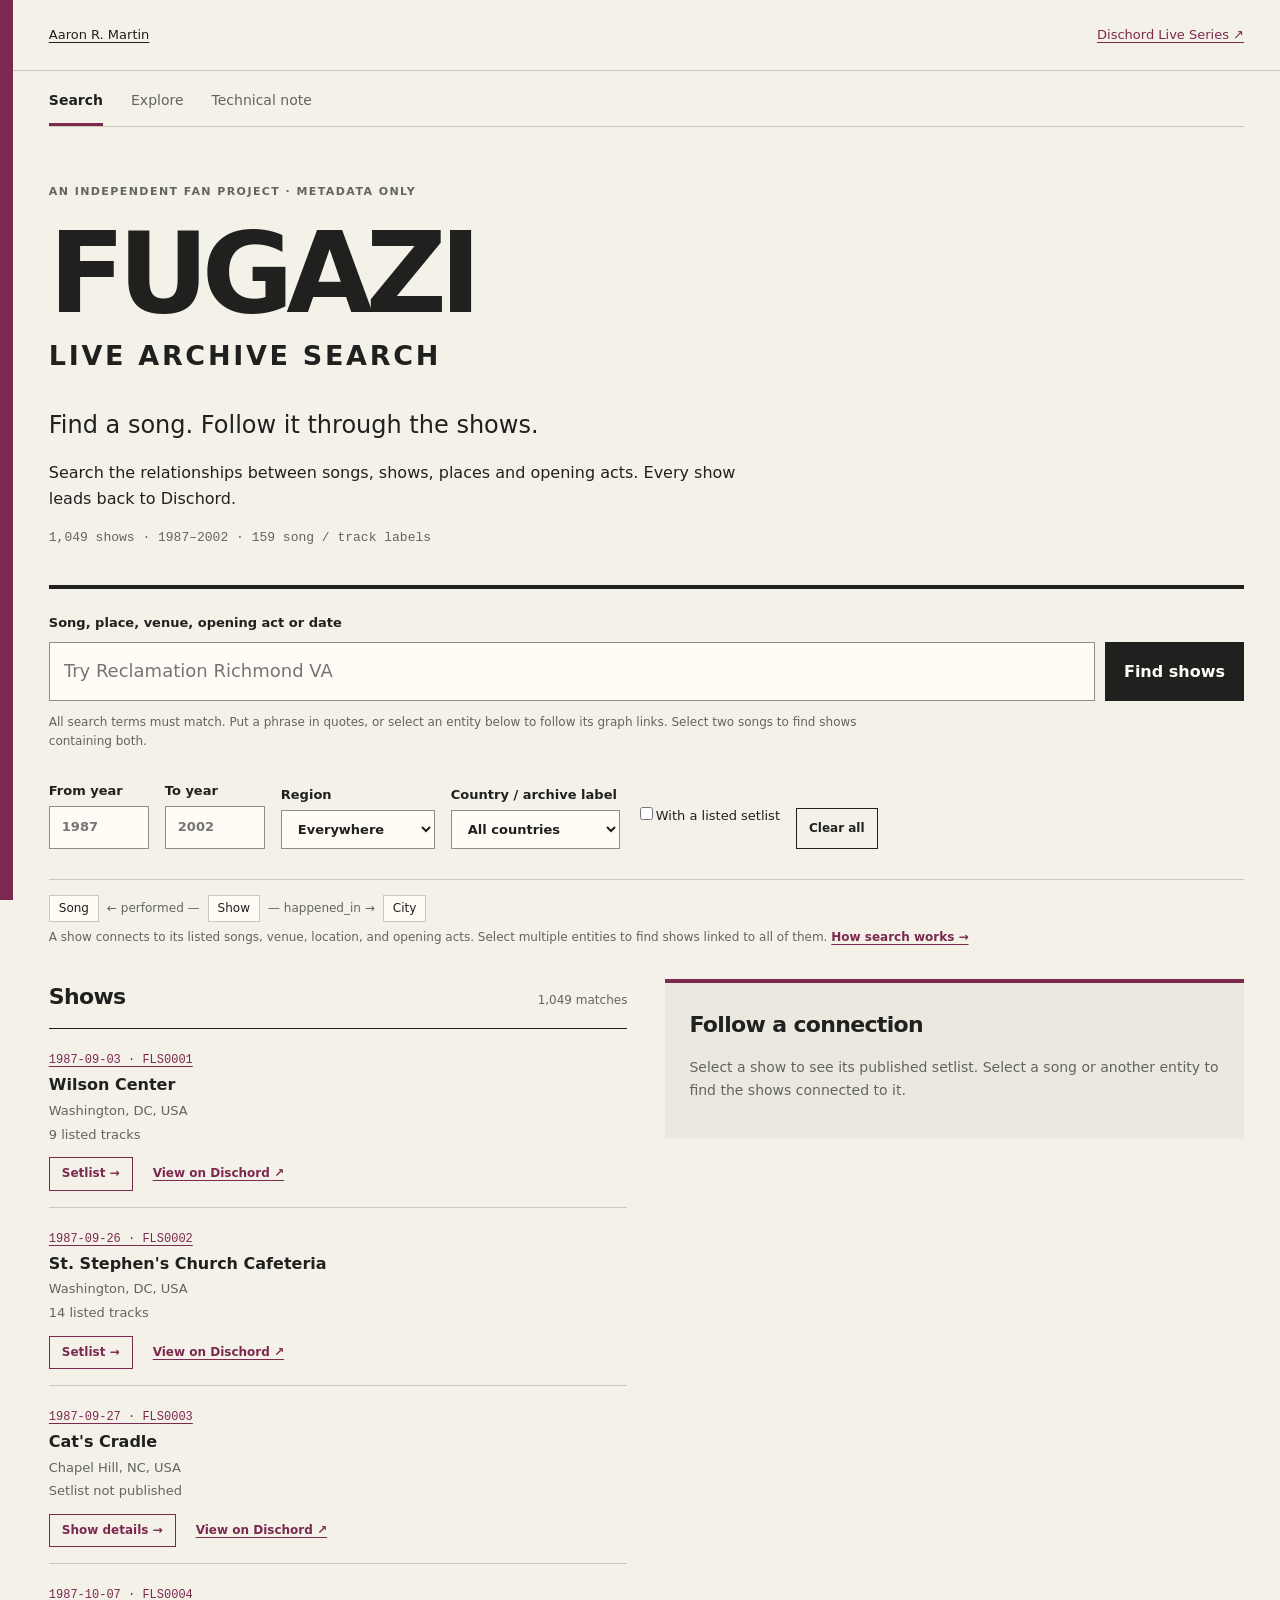
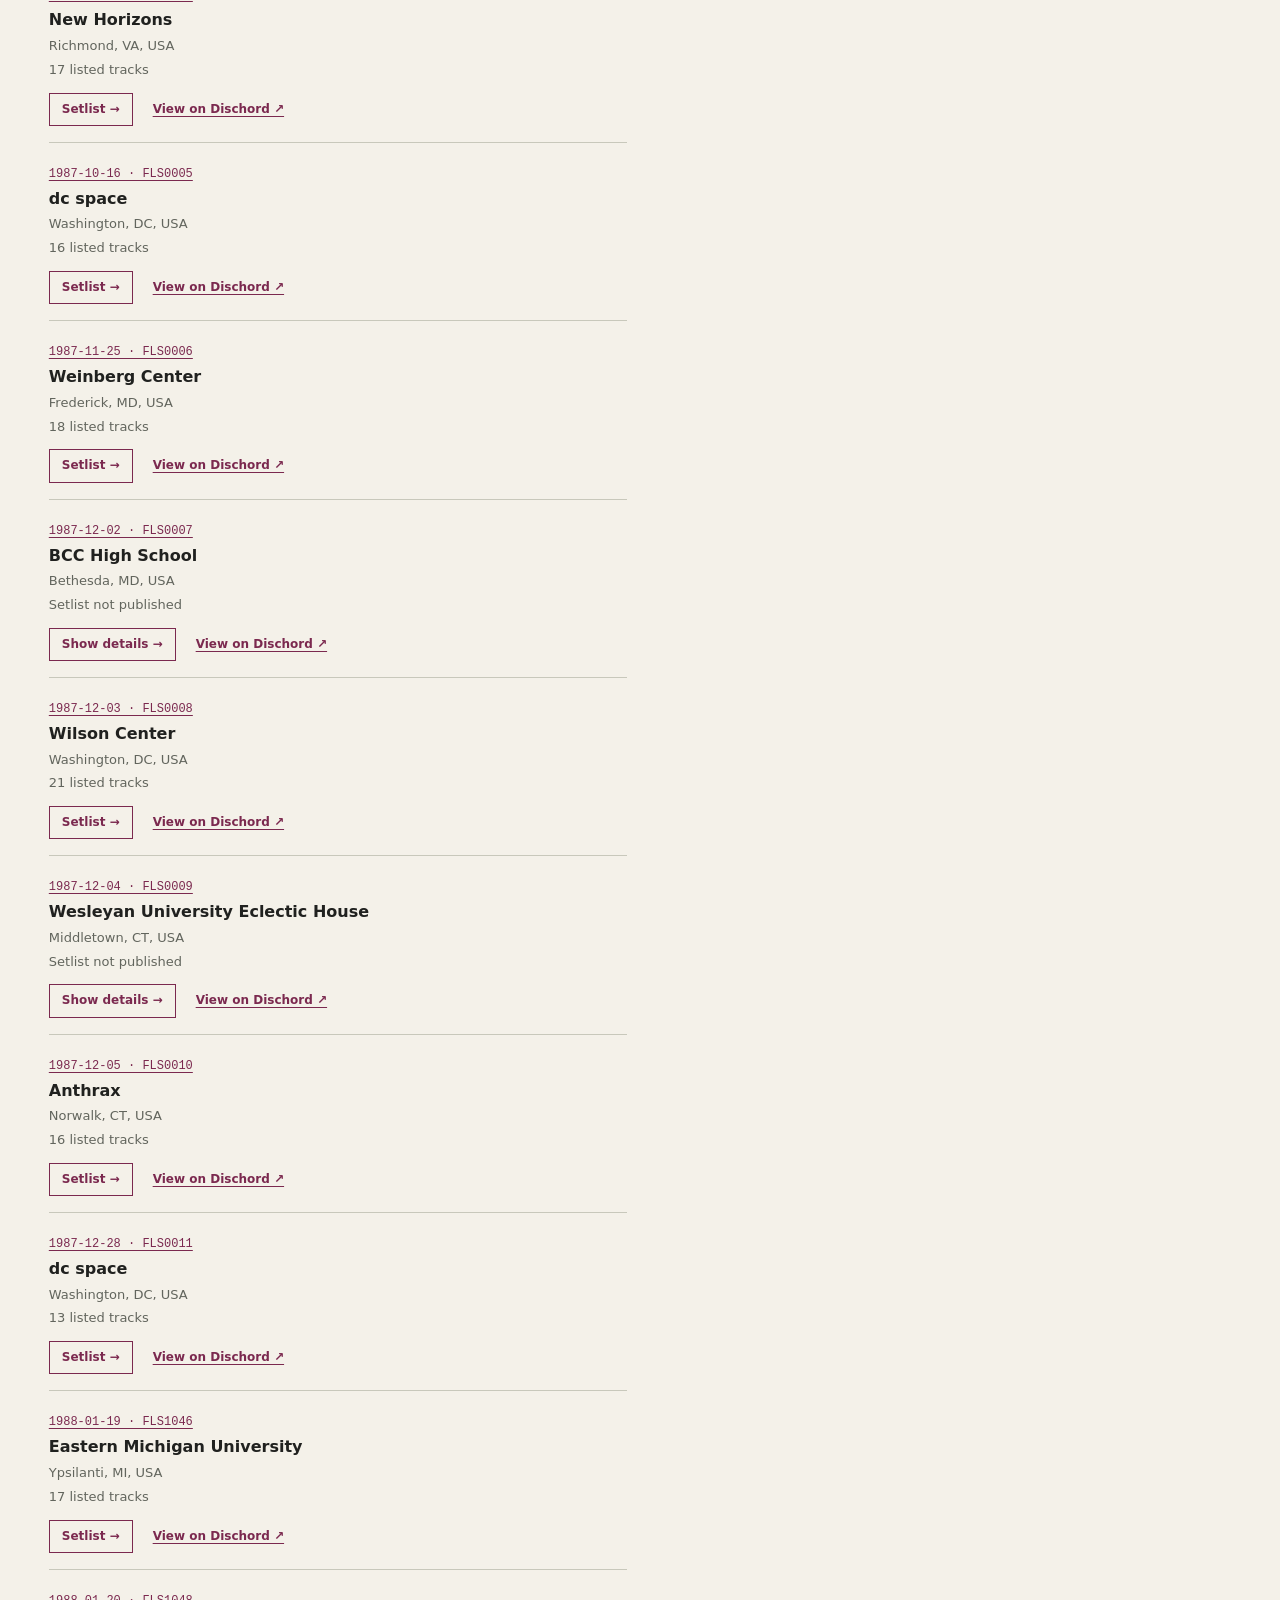
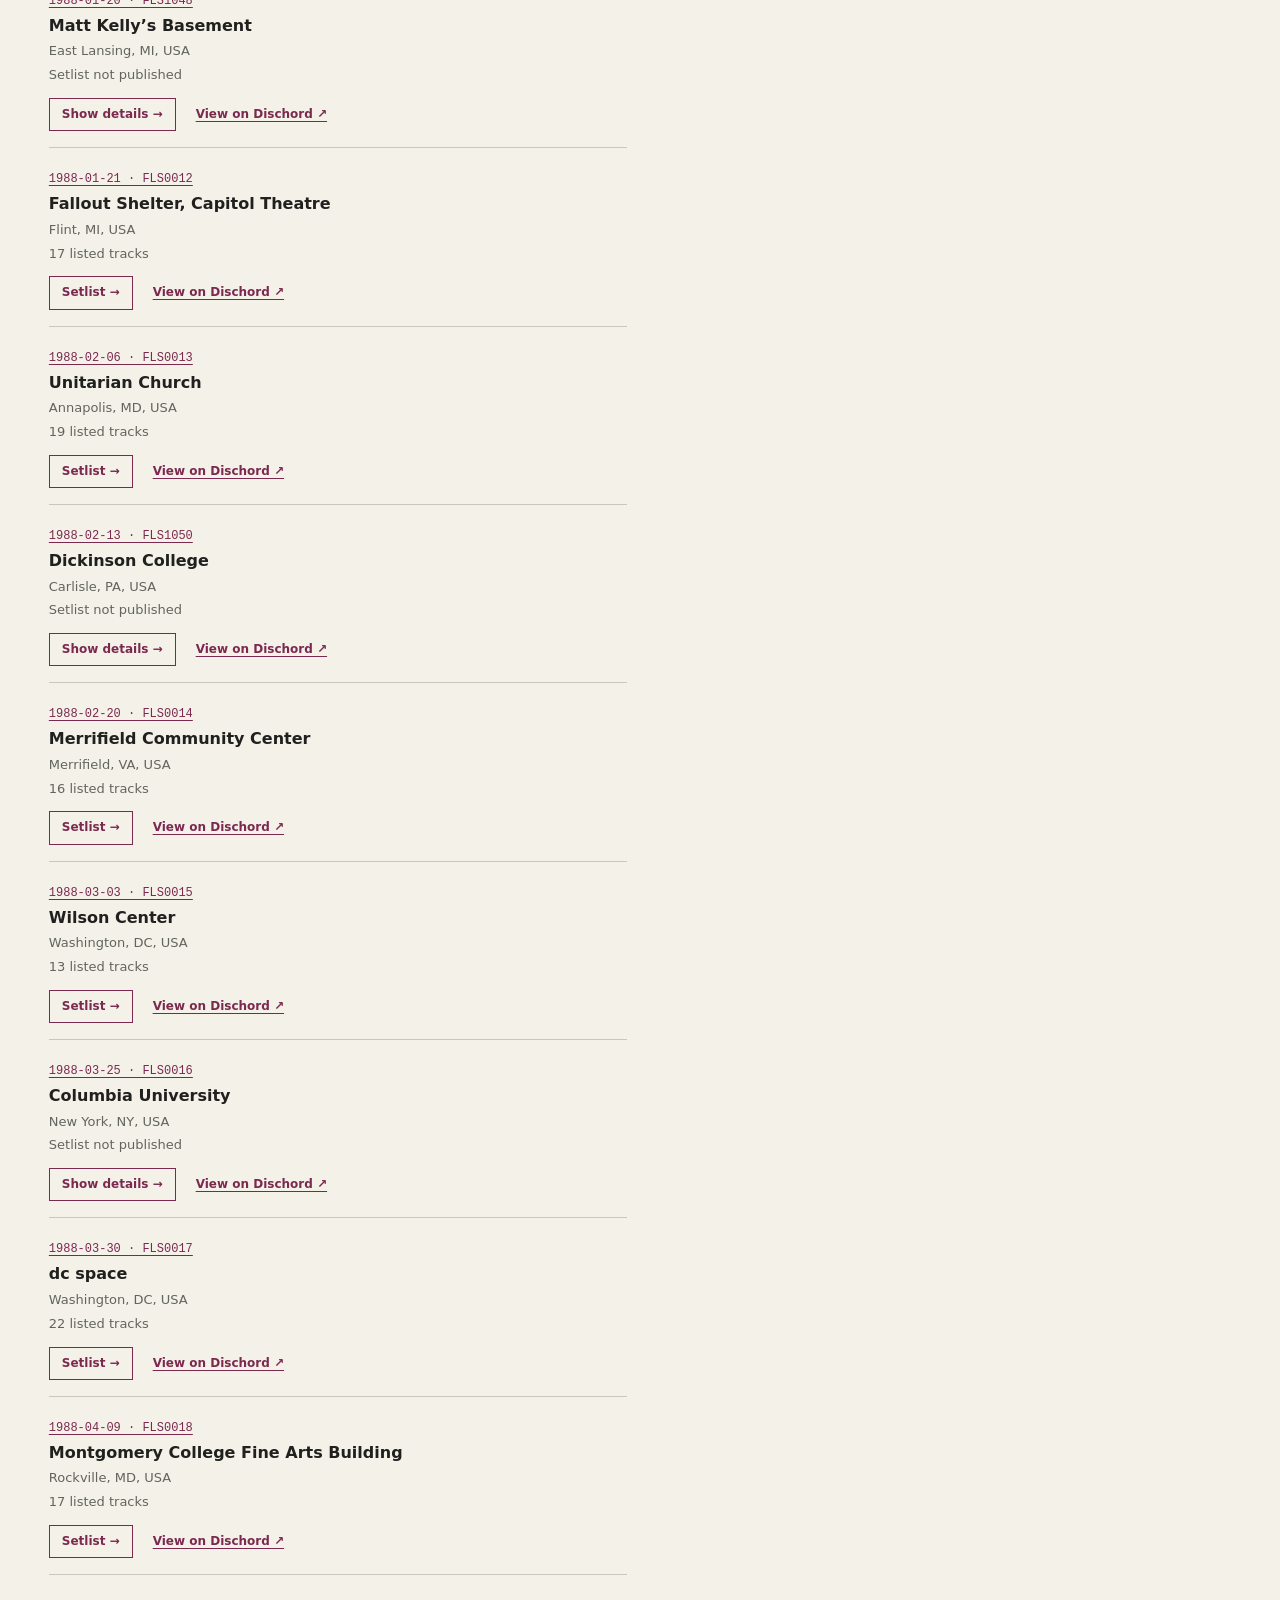
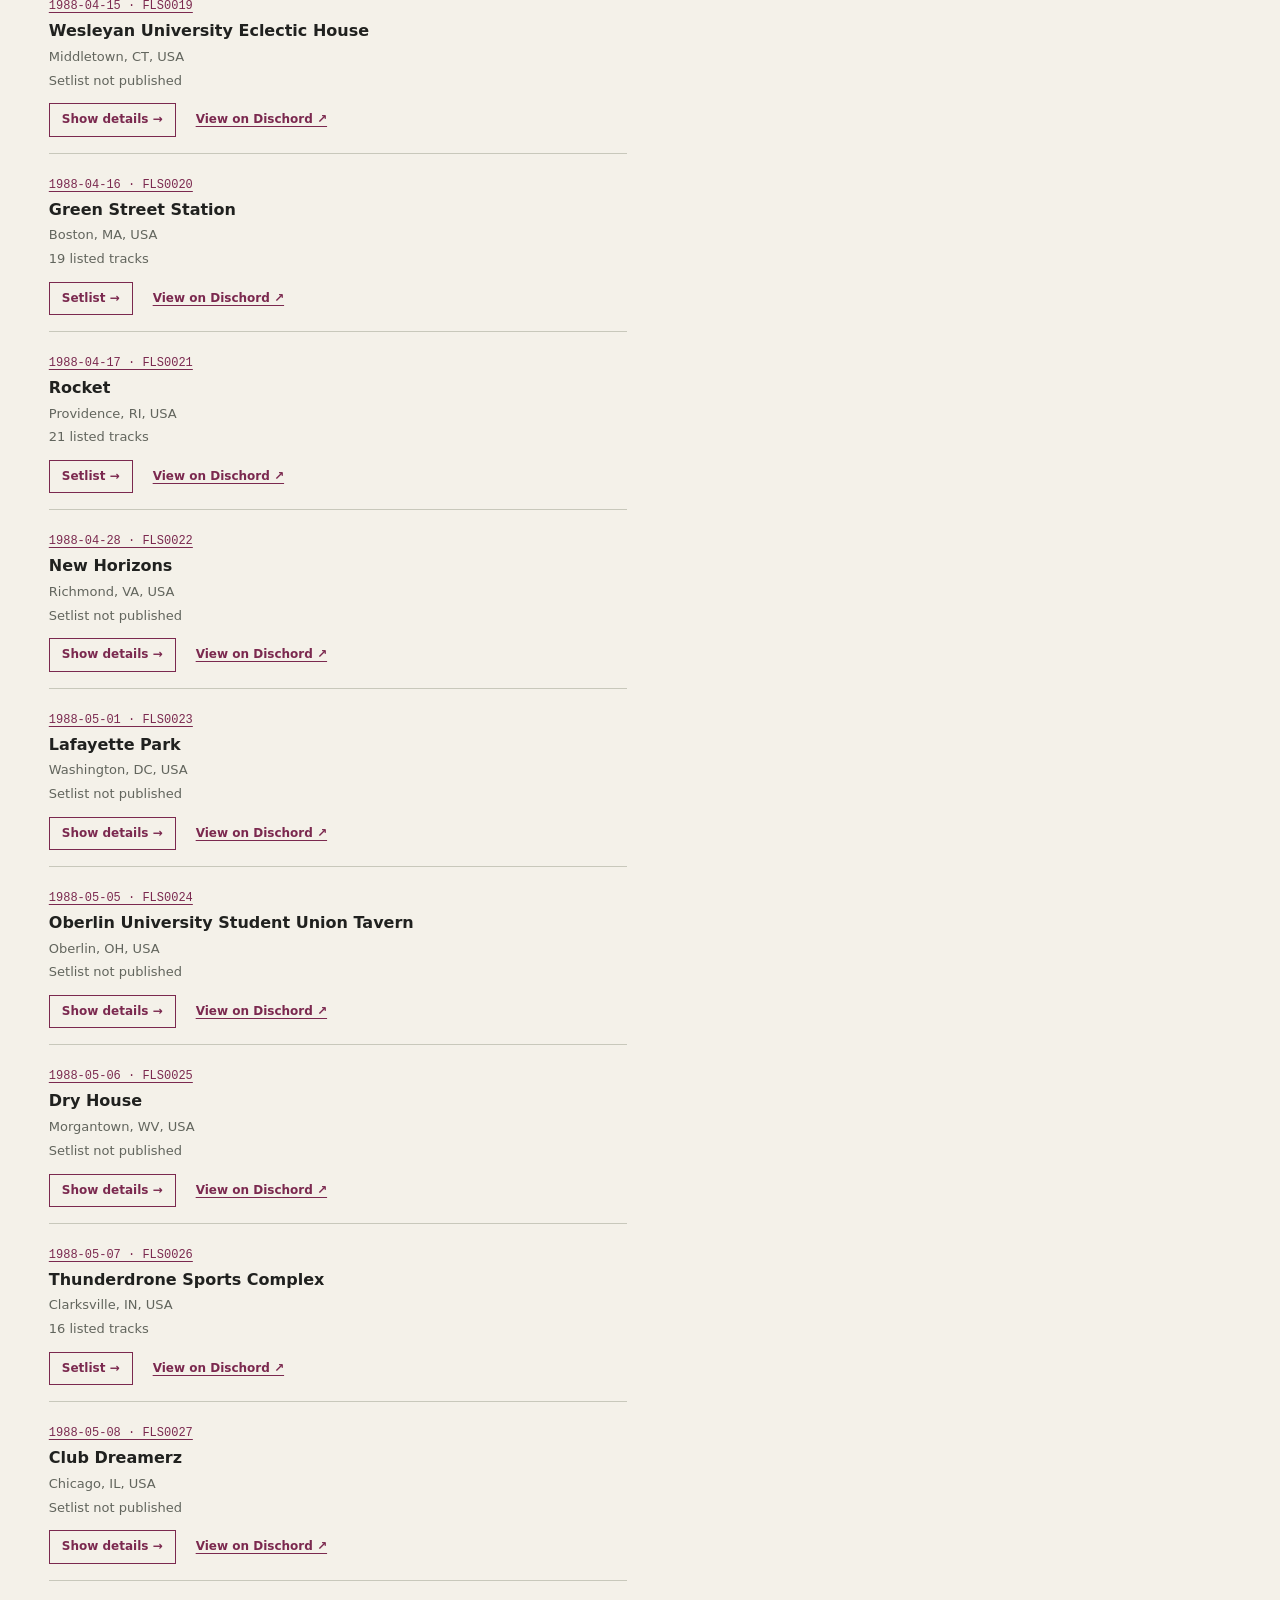
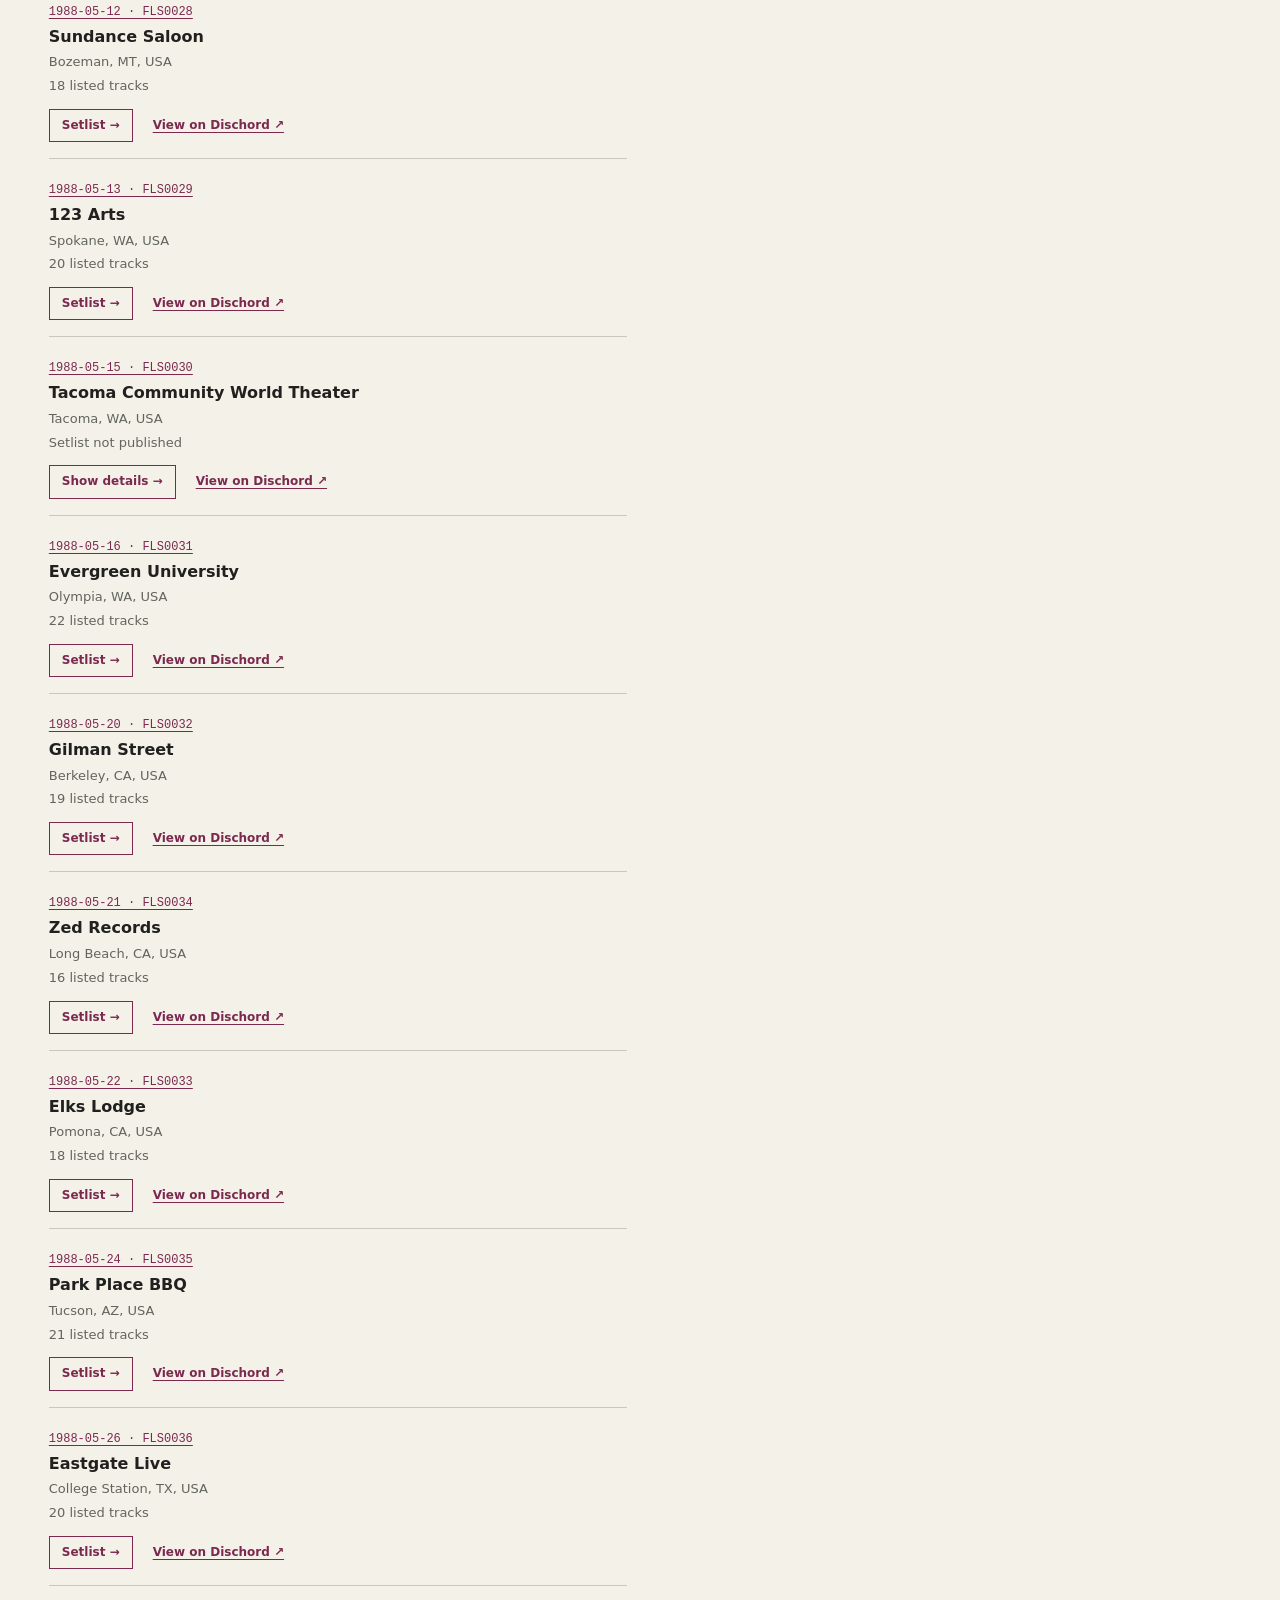
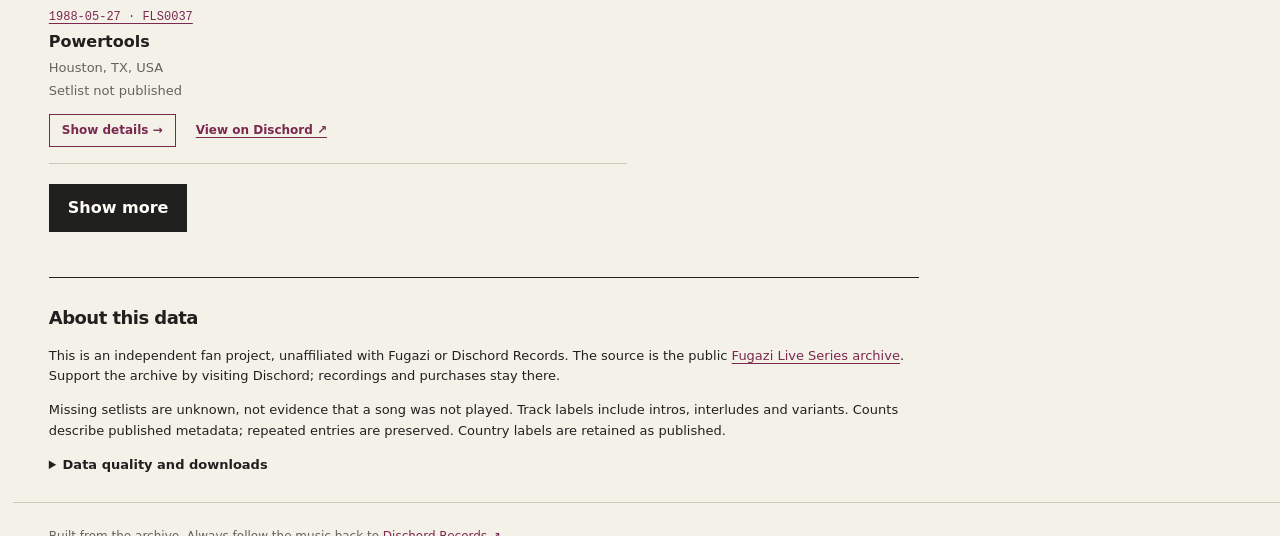
<file: fugazi/index.html>
<!doctype html>
<html lang="en">
<head>
  <meta charset="utf-8">
  <meta name="viewport" content="width=device-width, initial-scale=1">
  <meta name="description" content="Find Fugazi shows through songs, places, dates and opening acts. Explore published setlists and visit the original Dischord Live Series pages.">
  <title>Fugazi / Live archive search</title>
  <link rel="stylesheet" href="style.css">
  <link rel="stylesheet" href="explore.css">
  <link rel="stylesheet" href="search-ui.css">
  <script type="module" src="app.mjs?v=song-regions-1"></script>
</head>
<body>
  <a class="skip" href="#results">Skip to shows</a>
  <header><a class="home" href="/">Aaron R. Martin</a><a href="https://dischord.com/fugazi_live_series">Dischord Live Series ↗</a></header>
  <main>
    <nav class="archive-nav" aria-label="Archive views"><a href="index.html" aria-current="page">Search</a><a href="explore.html">Explore</a><a href="technical.html">Technical note</a></nav>
    <section class="intro"><p class="eyebrow">An independent fan project · Metadata only</p>
      <h1>FUGAZI<span>LIVE ARCHIVE SEARCH</span></h1>
      <p class="lede">Find a song. Follow it through the shows.</p>
      <p>Search the relationships between songs, shows, places and opening acts. Every show leads back to Dischord.</p>
      <p id="summary" class="summary" role="status">Loading the archive…</p>
    </section>
    <section aria-label="Search the archive" class="search-panel">
      <form id="search-form"><label for="query">Song, place, venue, opening act or date</label>
        <div class="search-row"><input id="query" type="search" placeholder='Try Reclamation Richmond VA' autocomplete="off" disabled><button id="search-button" disabled>Find shows</button></div>
      </form>
      <p class="hint">All search terms must match. Put a phrase in quotes, or select an entity below to follow its graph links. Select two songs to find shows containing both.</p>
      <div id="suggestions" class="suggestions" aria-label="Matching graph entities"></div>
      <div id="selected" class="selected" aria-label="Selected entities"></div>
      <div class="filters"><label>From year<input id="from" type="number" min="1987" max="2002" placeholder="1987"></label><label>To year<input id="to" type="number" min="1987" max="2002" placeholder="2002"></label><label>Region<select id="search-region"><option value="">Everywhere</option></select></label><label>Country / archive label<select id="country"><option value="">All countries</option></select></label><label class="check"><input id="setlists-only" type="checkbox">With a listed setlist</label><button id="reset" type="button" class="quiet">Clear all</button></div>
      <p id="filter-error" role="alert"></p>
    </section>
    <div class="graph-hint"><div class="connections" aria-label="Example graph: a show links to songs and cities"><span>Song</span> ← performed — <span>Show</span> — happened_in → <span>City</span></div><p>A show connects to its listed songs, venue, location, and opening acts. Select multiple entities to find shows linked to all of them. <a href="technical.html#search">How search works →</a></p></div>
    <div class="workspace"><section id="results" aria-label="Matching shows" tabindex="-1"><div class="section-heading"><h2>Shows</h2><span id="result-count" role="status" aria-live="polite"></span></div><div id="show-list"></div><button id="more" hidden>Show more</button></section>
      <aside id="detail" aria-label="Show details"><p class="empty">Select a show to explore its setlist and visit the original archive page.</p></aside></div>
    <section class="notes"><h2>About this data</h2><p>This is an independent fan project, unaffiliated with Fugazi or Dischord Records. The source is the public <a href="https://dischord.com/fugazi_live_series">Fugazi Live Series archive</a>. Support the archive by visiting Dischord; recordings and purchases stay there.</p>
      <p>Missing setlists are unknown, not evidence that a song was not played. Track labels include intros, interludes and variants. Counts describe published metadata; repeated entries are preserved. Country labels are retained as published.</p>
      <details><summary>Data quality and downloads</summary><div id="quality"></div><p><a href="data.json" download>Download graph JSON</a> · <a href="manifest.json">Export manifest</a> · <a href="https://github.com/AaronMartin78/Fugazi_Live">Source and schema</a></p><p>No audio, images or samples are collected. Search runs locally in your browser using the graph; no LLMs or query service.</p></details>
    </section>
  </main>
  <footer>Built from the archive. Always follow the music back to <a href="https://dischord.com/">Dischord Records ↗</a>.</footer>
</body>
</html>
</file>
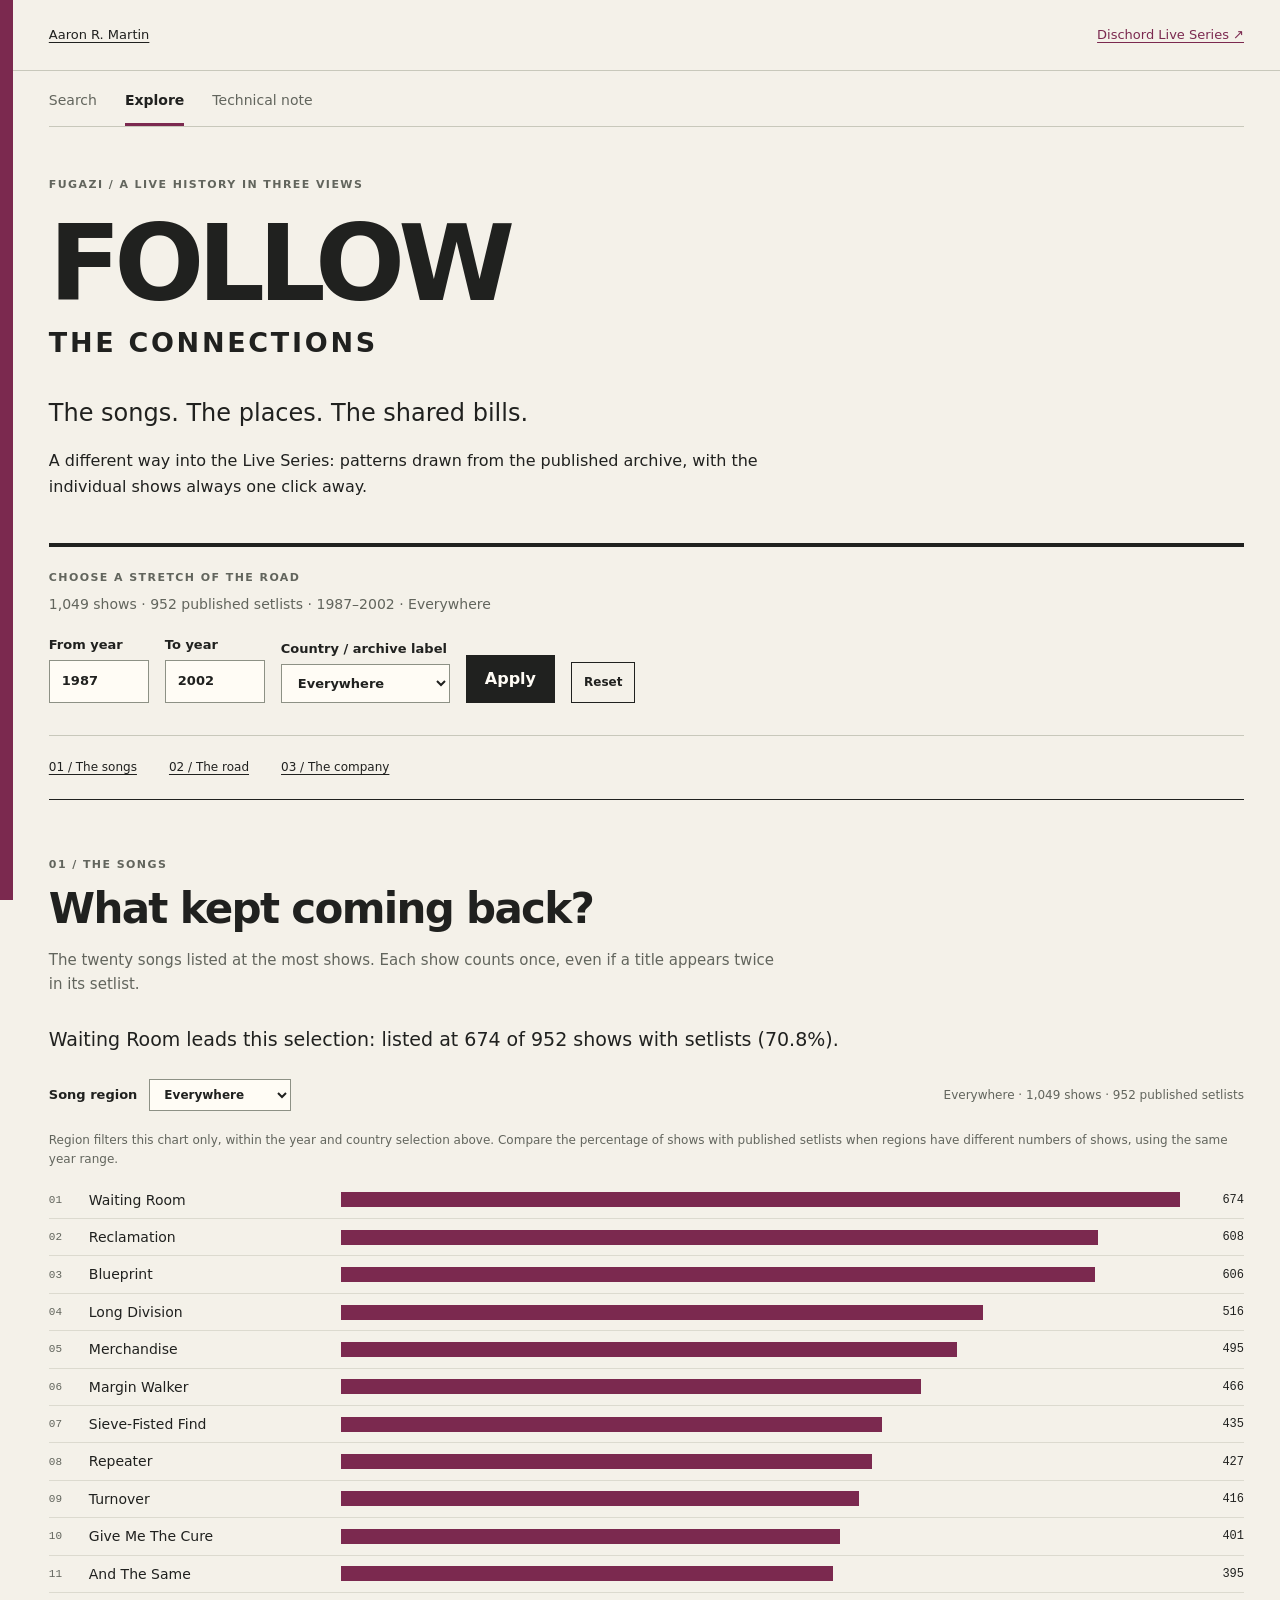
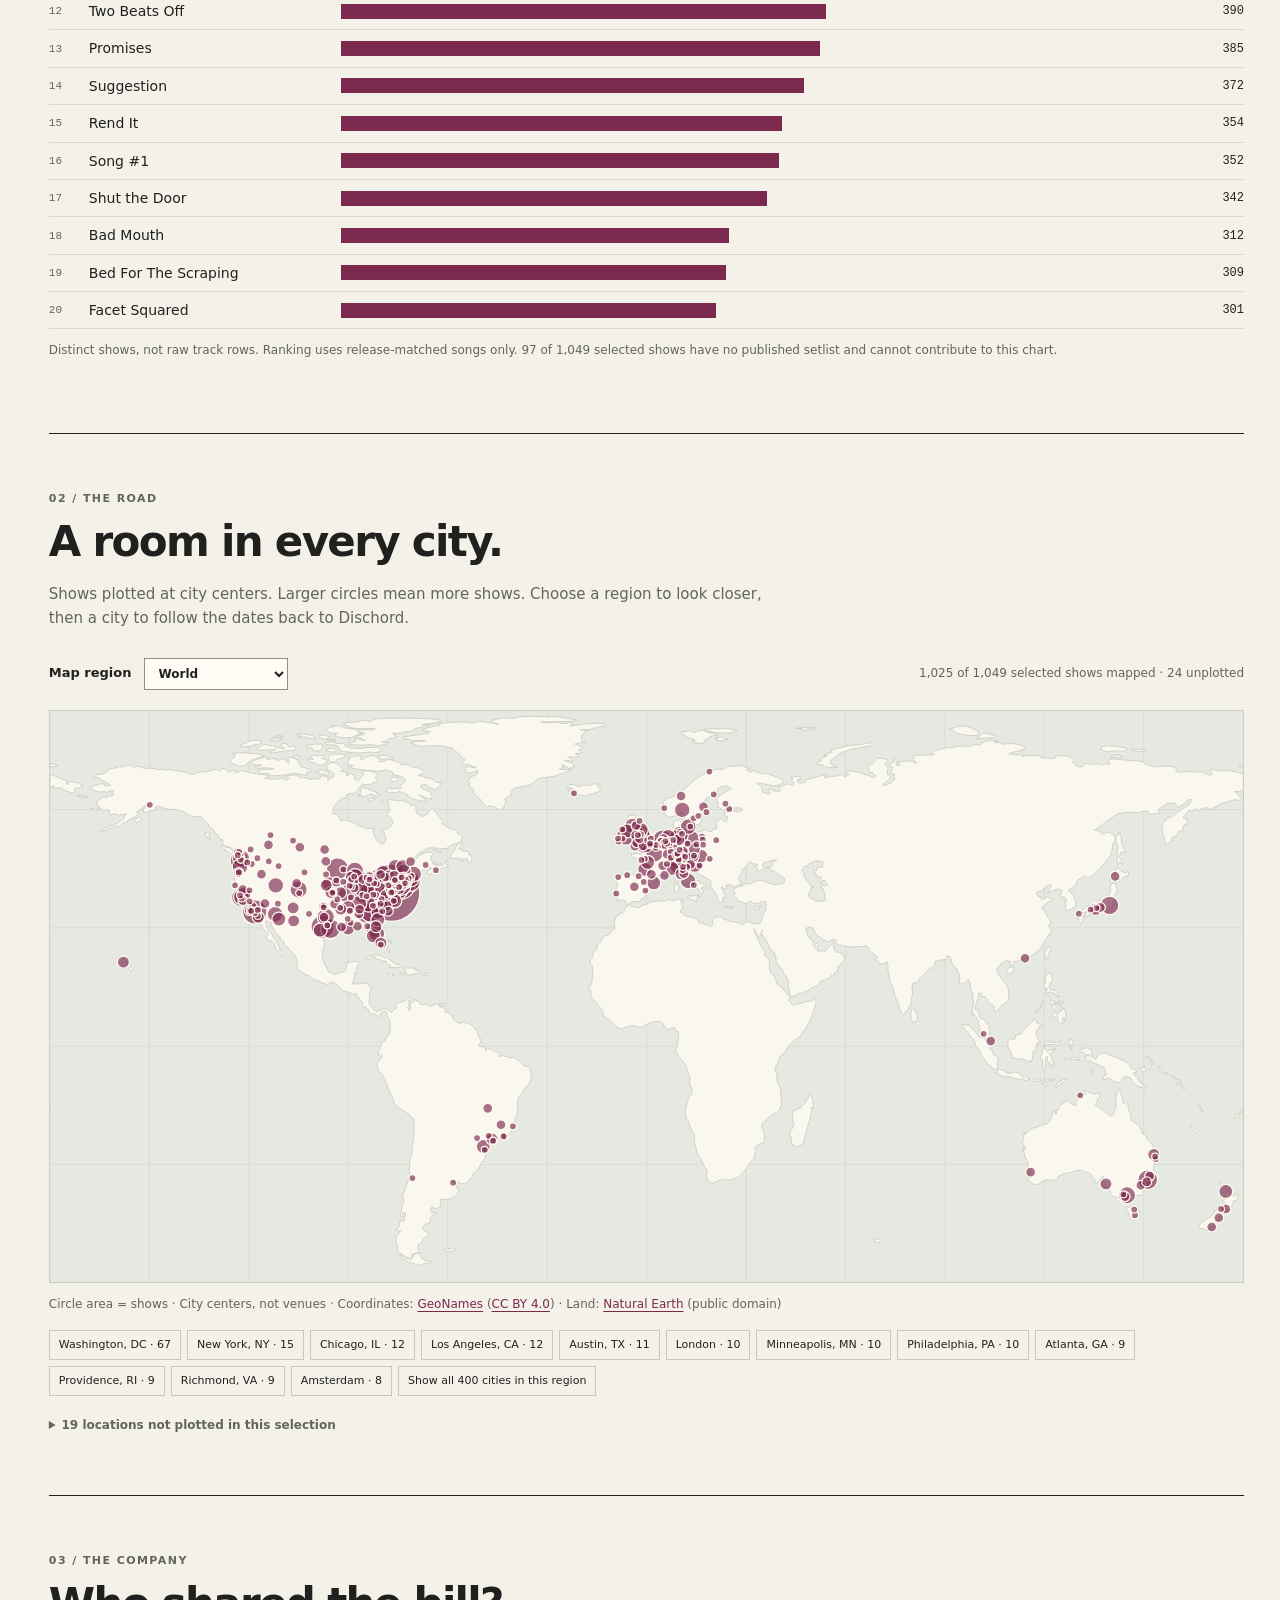
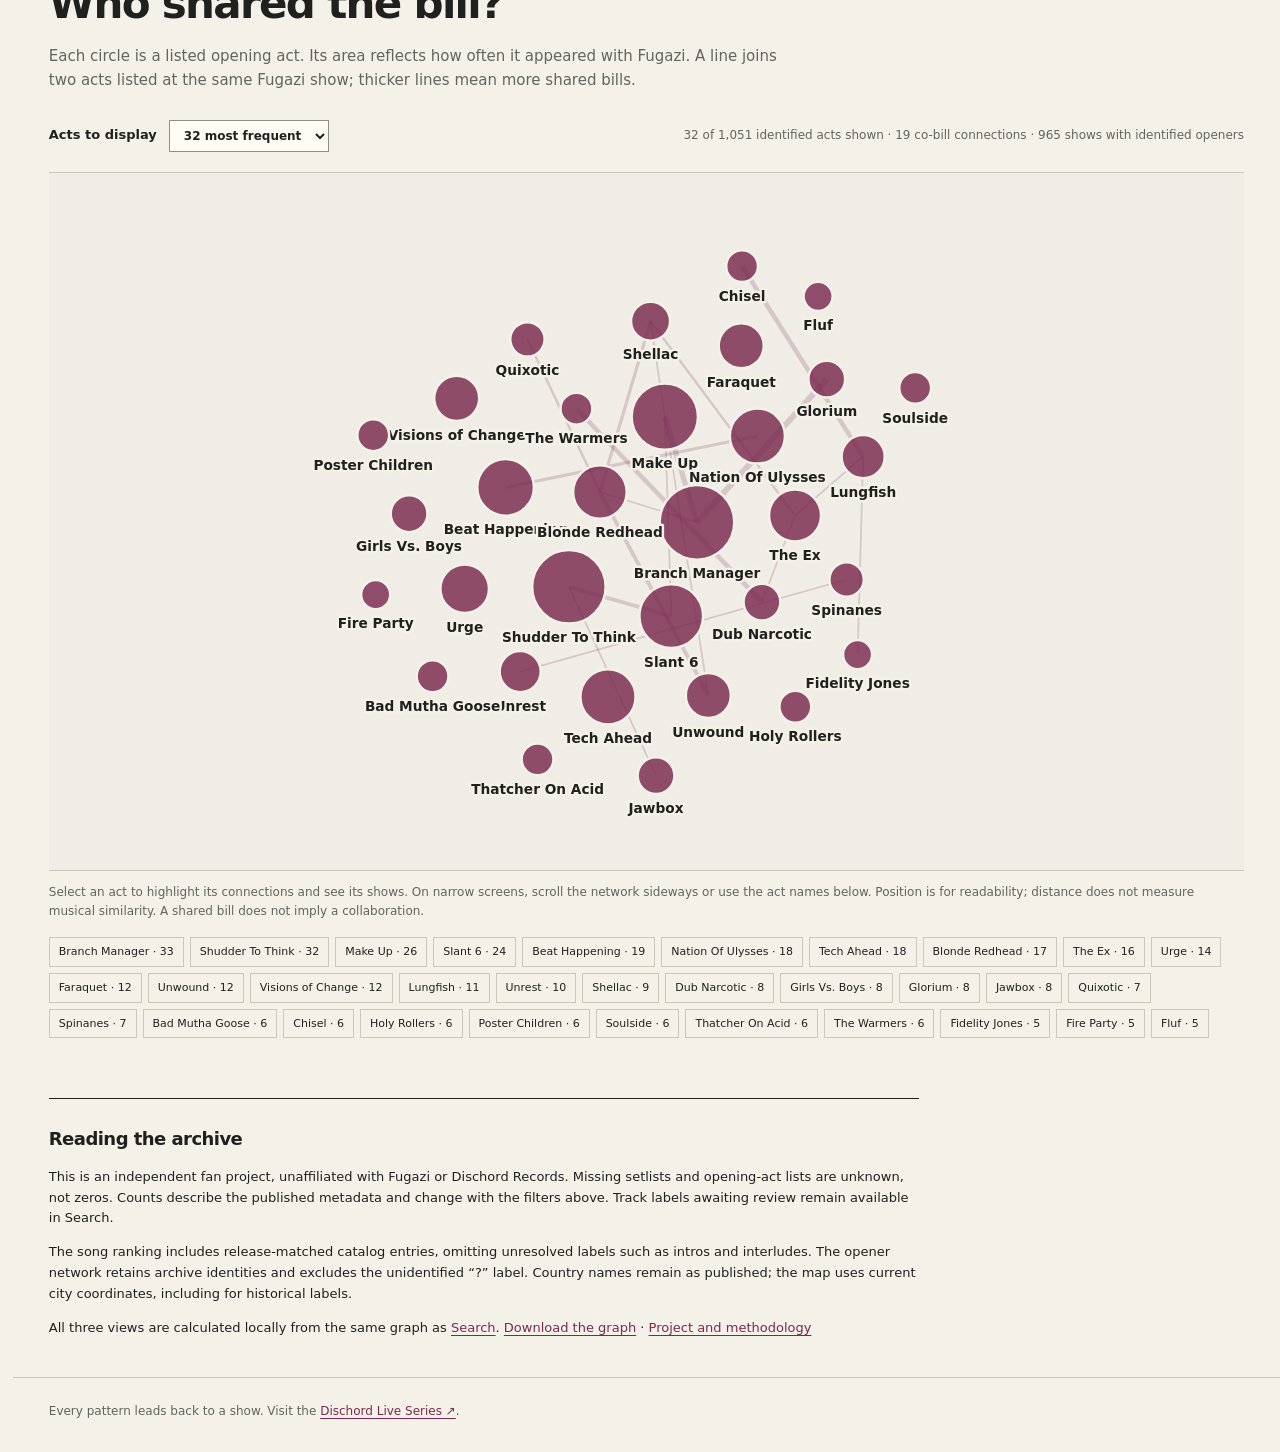
<file: fugazi/explore.html>
<!doctype html>
<html lang="en">
<head><meta charset="utf-8"><meta name="viewport" content="width=device-width, initial-scale=1"><meta name="description" content="Explore Fugazi's most frequently listed songs, touring geography and shared opening-act bills. Every pattern leads back to the Dischord Live Series archive."><title>Fugazi / Explore the archive</title><link rel="stylesheet" href="style.css"><link rel="stylesheet" href="explore.css"><script type="module" src="explore.mjs?v=song-regions-1"></script></head>
<body>
<a class="skip" href="#songs">Skip to the discoveries</a>
<header><a class="home" href="/">Aaron R. Martin</a><a href="https://dischord.com/fugazi_live_series">Dischord Live Series ↗</a></header>
<main>
  <nav class="archive-nav" aria-label="Archive views"><a href="index.html">Search</a><a href="explore.html" aria-current="page">Explore</a><a href="technical.html">Technical note</a></nav>
  <section class="intro explore-intro"><p class="eyebrow">Fugazi / A live history in three views</p><h1>FOLLOW<span>THE CONNECTIONS</span></h1><p class="lede">The songs. The places. The shared bills.</p><p>A different way into the Live Series: patterns drawn from the published archive, with the individual shows always one click away.</p></section>
  <section class="scope" aria-label="Filter all three views"><div><p class="eyebrow">Choose a stretch of the road</p><p id="scope-summary" role="status" aria-live="polite">Loading the archive…</p></div><form id="scope-form" class="filters"><label>From year<input id="from" type="number" min="1987" max="2002" value="1987" required></label><label>To year<input id="to" type="number" min="1987" max="2002" value="2002" required></label><label>Country / archive label<select id="country"><option value="">Everywhere</option></select></label><button id="apply" disabled>Apply</button><button id="reset" type="button" class="quiet">Reset</button></form><p id="scope-error" role="alert"></p></section>
  <nav class="chapter-nav" aria-label="Explore sections"><a href="#songs">01 / The songs</a><a href="#places">02 / The road</a><a href="#bills">03 / The company</a></nav>
  <section id="songs" class="chapter"><div class="chapter-heading"><p class="eyebrow">01 / The songs</p><h2>What kept coming back?</h2><p>The twenty songs listed at the most shows. Each show counts once, even if a title appears twice in its setlist.</p></div><p id="song-insight" class="insight"></p><div class="map-tools"><label>Song region<select id="song-region"><option value="">Everywhere</option></select></label><span id="song-region-scope" class="caption" role="status" aria-live="polite"></span></div><p class="caption">Region filters this chart only, within the year and country selection above. Compare the percentage of shows with published setlists when regions have different numbers of shows, using the same year range.</p><div id="song-chart" aria-label="Twenty most frequently listed songs"></div><p id="song-note" class="caption"></p><div id="song-selection" class="selection" hidden aria-live="polite"></div></section>
  <section id="places" class="chapter"><div class="chapter-heading"><p class="eyebrow">02 / The road</p><h2>A room in every city.</h2><p>Shows plotted at city centers. Larger circles mean more shows. Choose a region to look closer, then a city to follow the dates back to Dischord.</p></div><div class="map-tools"><label>Map region<select id="region"><option value="world">World</option><option value="north-america">North America</option><option value="europe">Europe</option><option value="south-america">South America</option><option value="asia-oceania">Asia &amp; Oceania</option></select></label><span id="map-coverage" class="caption"></span></div><div id="map" class="map-frame"></div><p class="caption">Circle area = shows · City centers, not venues · Coordinates: <a href="https://www.geonames.org/">GeoNames</a> (<a href="https://creativecommons.org/licenses/by/4.0/">CC BY 4.0</a>) · Land: <a href="https://www.naturalearthdata.com/about/terms-of-use/">Natural Earth</a> (public domain)</p><div id="city-list" class="city-list" aria-label="Cities in this map region"></div><div id="city-selection" class="selection" hidden aria-live="polite"></div><details class="unmapped"><summary id="unmapped-summary">Locations not plotted</summary><p>These archive labels do not resolve uniquely within the gazetteer and recorded country/subdivision. They remain in all other counts. No coordinates are guessed.</p><div id="unmapped-list"></div><p><a href="cities.json" download>Download coordinates, match methods, and unresolved locations</a></p></details></section>
  <section id="bills" class="chapter"><div class="chapter-heading"><p class="eyebrow">03 / The company</p><h2>Who shared the bill?</h2><p>Each circle is a listed opening act. Its area reflects how often it appeared with Fugazi. A line joins two acts listed at the same Fugazi show; thicker lines mean more shared bills.</p></div><div class="map-tools"><label>Acts to display<select id="network-limit"><option value="32">32 most frequent</option><option value="64">64 most frequent</option></select></label><span id="network-summary" class="caption"></span></div><div id="network" class="network-frame"></div><p class="caption">Select an act to highlight its connections and see its shows. On narrow screens, scroll the network sideways or use the act names below. Position is for readability; distance does not measure musical similarity. A shared bill does not imply a collaboration.</p><div id="act-list" class="act-list" aria-label="Opening acts shown in the network"></div><div id="act-selection" class="selection" hidden aria-live="polite"></div></section>
  <section class="notes"><h2>Reading the archive</h2><p>This is an independent fan project, unaffiliated with Fugazi or Dischord Records. Missing setlists and opening-act lists are unknown, not zeros. Counts describe the published metadata and change with the filters above. Track labels awaiting review remain available in Search.</p><p>The song ranking includes release-matched catalog entries, omitting unresolved labels such as intros and interludes. The opener network retains archive identities and excludes the unidentified “?” label. Country names remain as published; the map uses current city coordinates, including for historical labels.</p><p>All three views are calculated locally from the same graph as <a href="index.html">Search</a>. <a href="data.json" download>Download the graph</a> · <a href="https://github.com/AaronMartin78/Fugazi_Live">Project and methodology</a></p></section>
</main><footer>Every pattern leads back to a show. Visit the <a href="https://dischord.com/fugazi_live_series">Dischord Live Series ↗</a>.</footer>
</body></html>
</file>
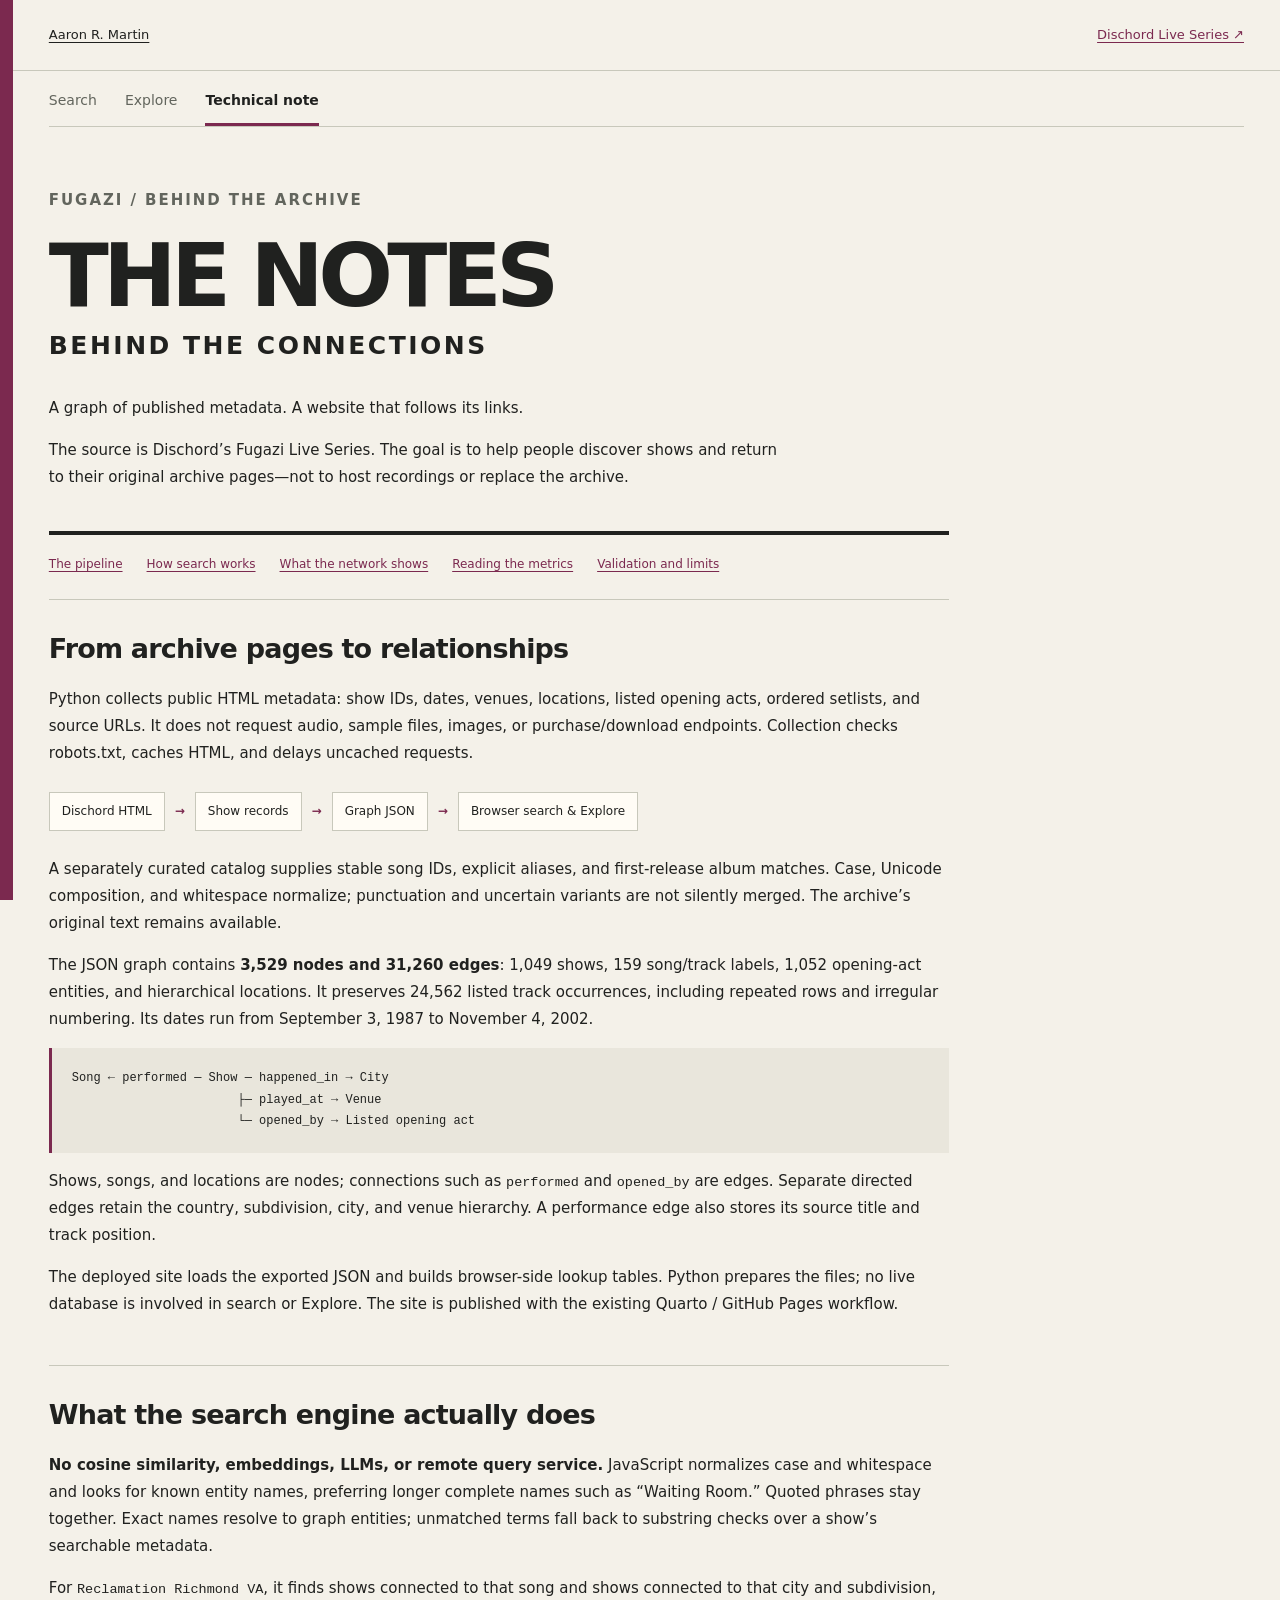
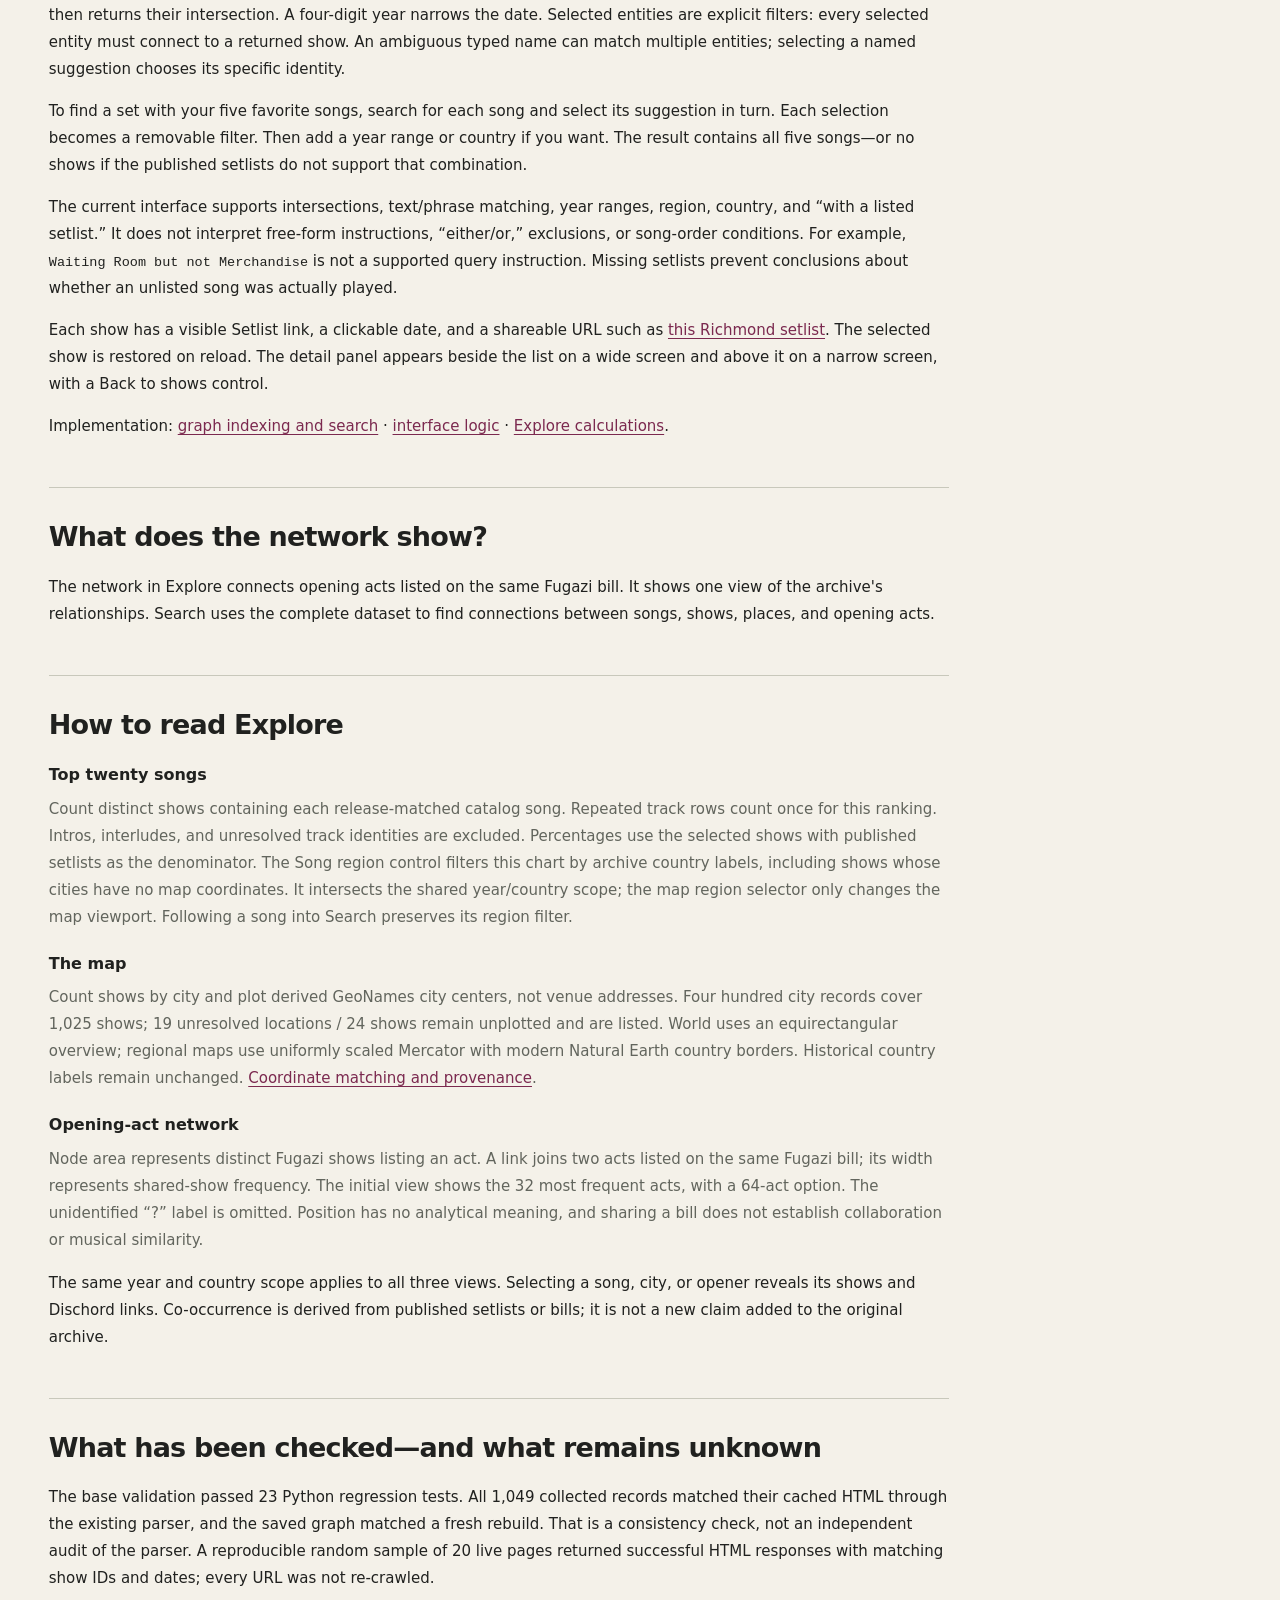
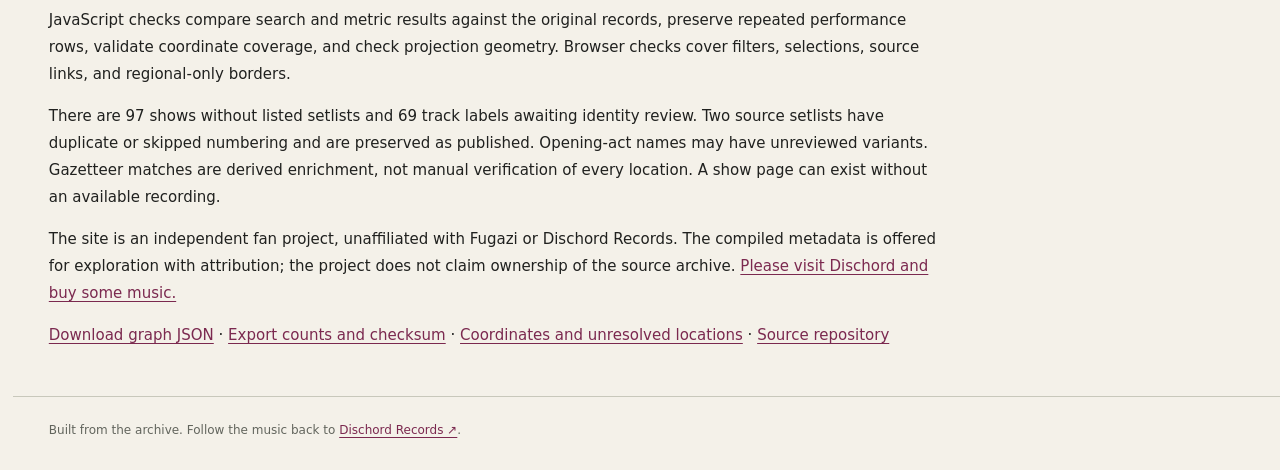
<file: fugazi/technical.html>
<!doctype html>
<html lang="en">
<head><meta charset="utf-8"><meta name="viewport" content="width=device-width, initial-scale=1"><meta name="description" content="How the Fugazi Live archive search works: metadata collection, graph relationships, deterministic browser search, visualization limits and validation."><title>Fugazi / Technical note</title><link rel="stylesheet" href="style.css"><link rel="stylesheet" href="explore.css"><link rel="stylesheet" href="technical.css"></head>
<body>
<a class="skip" href="#how-it-works">Skip to the technical note</a>
<header><a class="home" href="/">Aaron R. Martin</a><a href="https://dischord.com/fugazi_live_series">Dischord Live Series ↗</a></header>
<main>
<nav class="archive-nav" aria-label="Archive views"><a href="index.html">Search</a><a href="explore.html">Explore</a><a href="technical.html" aria-current="page">Technical note</a></nav>
<article class="technical">
<section class="intro"><p class="eyebrow">Fugazi / Behind the archive</p><h1>THE NOTES<span>BEHIND THE CONNECTIONS</span></h1><p class="lede">A graph of published metadata. A website that follows its links.</p><p>The source is Dischord’s Fugazi Live Series. The goal is to help people discover shows and return to their original archive pages—not to host recordings or replace the archive.</p></section>
<nav class="note-contents" aria-label="Technical note sections"><a href="#how-it-works">The pipeline</a><a href="#search">How search works</a><a href="#full-network">What the network shows</a><a href="#metrics">Reading the metrics</a><a href="#validation">Validation and limits</a></nav>
<section id="how-it-works"><h2>From archive pages to relationships</h2><p>Python collects public HTML metadata: show IDs, dates, venues, locations, listed opening acts, ordered setlists, and source URLs. It does not request audio, sample files, images, or purchase/download endpoints. Collection checks robots.txt, caches HTML, and delays uncached requests.</p>
<div class="pipeline" aria-label="Build pipeline"><span>Dischord HTML</span><b aria-hidden="true">→</b><span>Show records</span><b aria-hidden="true">→</b><span>Graph JSON</span><b aria-hidden="true">→</b><span>Browser search &amp; Explore</span></div>
<p>A separately curated catalog supplies stable song IDs, explicit aliases, and first-release album matches. Case, Unicode composition, and whitespace normalize; punctuation and uncertain variants are not silently merged. The archive’s original text remains available.</p><p>The JSON graph contains <strong>3,529 nodes and 31,260 edges</strong>: 1,049 shows, 159 song/track labels, 1,052 opening-act entities, and hierarchical locations. It preserves 24,562 listed track occurrences, including repeated rows and irregular numbering. Its dates run from September 3, 1987 to November 4, 2002.</p>
<pre class="graph-example" aria-label="Example graph relationships">Song ← performed — Show — happened_in → City
                       ├─ played_at → Venue
                       └─ opened_by → Listed opening act</pre>
<p>Shows, songs, and locations are nodes; connections such as <code>performed</code> and <code>opened_by</code> are edges. Separate directed edges retain the country, subdivision, city, and venue hierarchy. A performance edge also stores its source title and track position.</p><p>The deployed site loads the exported JSON and builds browser-side lookup tables. Python prepares the files; no live database is involved in search or Explore. The site is published with the existing Quarto / GitHub Pages workflow.</p></section>
<section id="search"><h2>What the search engine actually does</h2><p><strong>No cosine similarity, embeddings, LLMs, or remote query service.</strong> JavaScript normalizes case and whitespace and looks for known entity names, preferring longer complete names such as “Waiting Room.” Quoted phrases stay together. Exact names resolve to graph entities; unmatched terms fall back to substring checks over a show’s searchable metadata.</p><p>For <code>Reclamation Richmond VA</code>, it finds shows connected to that song and shows connected to that city and subdivision, then returns their intersection. A four-digit year narrows the date. Selected entities are explicit filters: every selected entity must connect to a returned show. An ambiguous typed name can match multiple entities; selecting a named suggestion chooses its specific identity.</p><p>To find a set with your five favorite songs, search for each song and select its suggestion in turn. Each selection becomes a removable filter. Then add a year range or country if you want. The result contains all five songs—or no shows if the published setlists do not support that combination.</p><p>The current interface supports intersections, text/phrase matching, year ranges, region, country, and “with a listed setlist.” It does not interpret free-form instructions, “either/or,” exclusions, or song-order conditions. For example, <code>Waiting Room but not Merchandise</code> is not a supported query instruction. Missing setlists prevent conclusions about whether an unlisted song was actually played.</p><p>Each show has a visible Setlist link, a clickable date, and a shareable URL such as <a href="index.html?show=FLS0507">this Richmond setlist</a>. The selected show is restored on reload. The detail panel appears beside the list on a wide screen and above it on a narrow screen, with a Back to shows control.</p><p>Implementation: <a href="https://github.com/AaronMartin78/Fugazi_Live/blob/main/web/graph.mjs">graph indexing and search</a> · <a href="https://github.com/AaronMartin78/Fugazi_Live/blob/main/web/app.mjs">interface logic</a> · <a href="https://github.com/AaronMartin78/Fugazi_Live/blob/main/web/metrics.mjs">Explore calculations</a>.</p></section>
<section id="full-network"><h2>What does the network show?</h2><p>The network in Explore connects opening acts listed on the same Fugazi bill. It shows one view of the archive's relationships. Search uses the complete dataset to find connections between songs, shows, places, and opening acts.</p></section>
<section id="metrics"><h2>How to read Explore</h2><dl><dt>Top twenty songs</dt><dd>Count distinct shows containing each release-matched catalog song. Repeated track rows count once for this ranking. Intros, interludes, and unresolved track identities are excluded. Percentages use the selected shows with published setlists as the denominator. The Song region control filters this chart by archive country labels, including shows whose cities have no map coordinates. It intersects the shared year/country scope; the map region selector only changes the map viewport. Following a song into Search preserves its region filter.</dd><dt>The map</dt><dd>Count shows by city and plot derived GeoNames city centers, not venue addresses. Four hundred city records cover 1,025 shows; 19 unresolved locations / 24 shows remain unplotted and are listed. World uses an equirectangular overview; regional maps use uniformly scaled Mercator with modern Natural Earth country borders. Historical country labels remain unchanged. <a href="GEOGRAPHY.md">Coordinate matching and provenance</a>.</dd><dt>Opening-act network</dt><dd>Node area represents distinct Fugazi shows listing an act. A link joins two acts listed on the same Fugazi bill; its width represents shared-show frequency. The initial view shows the 32 most frequent acts, with a 64-act option. The unidentified “?” label is omitted. Position has no analytical meaning, and sharing a bill does not establish collaboration or musical similarity.</dd></dl><p>The same year and country scope applies to all three views. Selecting a song, city, or opener reveals its shows and Dischord links. Co-occurrence is derived from published setlists or bills; it is not a new claim added to the original archive.</p></section>
<section id="validation"><h2>What has been checked—and what remains unknown</h2><p>The base validation passed 23 Python regression tests. All 1,049 collected records matched their cached HTML through the existing parser, and the saved graph matched a fresh rebuild. That is a consistency check, not an independent audit of the parser. A reproducible random sample of 20 live pages returned successful HTML responses with matching show IDs and dates; every URL was not re-crawled.</p><p>JavaScript checks compare search and metric results against the original records, preserve repeated performance rows, validate coordinate coverage, and check projection geometry. Browser checks cover filters, selections, source links, and regional-only borders.</p><p>There are 97 shows without listed setlists and 69 track labels awaiting identity review. Two source setlists have duplicate or skipped numbering and are preserved as published. Opening-act names may have unreviewed variants. Gazetteer matches are derived enrichment, not manual verification of every location. A show page can exist without an available recording.</p><p>The site is an independent fan project, unaffiliated with Fugazi or Dischord Records. The compiled metadata is offered for exploration with attribution; the project does not claim ownership of the source archive. <a href="https://dischord.com/">Please visit Dischord and buy some music.</a></p><p><a href="data.json" download>Download graph JSON</a> · <a href="manifest.json">Export counts and checksum</a> · <a href="cities.json" download>Coordinates and unresolved locations</a> · <a href="https://github.com/AaronMartin78/Fugazi_Live">Source repository</a></p></section>
</article></main><footer>Built from the archive. Follow the music back to <a href="https://dischord.com/">Dischord Records ↗</a>.</footer>
</body></html>
</file>
<file: fugazi/style.css>
:root{color-scheme:light;--paper:#f4f1e9;--ink:#20211f;--muted:#62655d;--line:#c8c8bb;--accent:#7b294f;--white:#fffcf5}*{box-sizing:border-box}body{margin:0;background:var(--paper);color:var(--ink);font:16px/1.6 system-ui,-apple-system,"Segoe UI",sans-serif}a{color:var(--accent);text-underline-offset:3px}button,input,select{font:inherit}button{cursor:pointer}button:disabled{cursor:wait;opacity:.55}button:focus-visible,a:focus-visible,input:focus-visible,select:focus-visible,summary:focus-visible{outline:3px solid var(--accent);outline-offset:3px}header,main,footer{max-width:1280px;margin:auto;padding:0 36px}header{display:flex;justify-content:space-between;gap:20px;padding-top:25px;padding-bottom:24px;border-bottom:1px solid var(--line);font-size:13px}.home{color:var(--ink)}.intro{padding:45px 0 25px;max-width:850px}.eyebrow{text-transform:uppercase;letter-spacing:.13em;font-size:11px;font-weight:700;color:var(--muted)}h1{font-size:clamp(58px,10vw,112px);letter-spacing:-.065em;line-height:.9;margin:22px 0 30px;font-weight:900}h1 span{display:block;font-size:clamp(17px,3vw,27px);letter-spacing:.1em;line-height:1.5;margin-top:12px}.lede{font-size:24px;margin-bottom:5px}.intro p:not(.lede){max-width:730px}.summary{font:13px/1.5 ui-monospace,monospace;color:var(--muted)}.search-panel{border-top:4px solid var(--ink);padding:24px 0 22px;border-bottom:1px solid var(--line)}label{display:block;font-size:13px;font-weight:650}.search-row{display:flex;gap:10px;margin-top:8px}input,select{border:1px solid #8d9185;border-radius:0;background:var(--white);color:var(--ink);padding:10px 12px;min-width:0}#query{flex:1;font-size:18px;padding:14px}button{border:1px solid var(--ink);border-radius:0;background:var(--ink);color:var(--white);padding:10px 18px;font-weight:650}.hint{font-size:12px;color:var(--muted);max-width:850px}.suggestions,.selected{display:flex;flex-wrap:wrap;gap:8px}.suggestions:not(:empty),.selected:not(:empty){margin:12px 0}.entity{font-size:12px;background:transparent;color:var(--ink);padding:5px 9px;border-color:var(--line);text-align:left}.entity small{color:var(--muted);font-weight:400}.selected .entity{background:var(--accent);border-color:var(--accent);color:white}.filters{display:flex;align-items:end;flex-wrap:wrap;gap:16px;margin-top:18px}.filters label input:not([type=checkbox]),.filters select{display:block;margin-top:4px}.filters input[type=number]{width:100px}.check{align-self:center;font-weight:400}.quiet{background:transparent;color:var(--ink);font-size:12px;padding:10px 12px}#filter-error{color:#9a2424;font-size:13px;margin:8px 0 0}.workspace{display:grid;grid-template-columns:minmax(0,1fr) minmax(0,1fr);gap:38px;padding:32px 0 45px}.section-heading{display:flex;align-items:baseline;justify-content:space-between;gap:10px;border-bottom:1px solid var(--ink);padding-bottom:14px}h2{font-size:22px;letter-spacing:-.03em;margin:0}#result-count{font-size:12px;color:var(--muted)}.show{border-bottom:1px solid var(--line);padding:16px 0}.show.active{border-left:4px solid var(--accent);padding-left:12px}.show-title{background:none;border:0;color:var(--ink);padding:0;text-align:left;font-size:16px;font-weight:750}.show-title:hover{text-decoration:underline}.show p{margin:3px 0;font-size:13px;color:var(--muted)}.show a{font-size:12px;font-weight:650}.show .date{font:12px ui-monospace,monospace;color:var(--accent)}#more{margin-top:20px}#detail{align-self:start;position:sticky;top:20px;border-top:4px solid var(--accent);background:#ebe8df;padding:24px;max-height:85vh;overflow:auto}.empty{color:var(--muted);font-size:14px}.source-link{display:inline-block;background:var(--accent);color:white;font-weight:700;text-decoration:none;padding:11px 16px;margin:12px 0}.detail-meta{font-size:14px;color:var(--muted)}.detail-meta p{margin:4px 0}.detail-label{font:12px ui-monospace,monospace;color:var(--accent)}h3{font-size:16px;margin:22px 0 10px}.tracks{list-style:none;padding:0;margin:0}.tracks li{display:flex;gap:12px;border-bottom:1px solid var(--line);padding:7px 0;font-size:14px}.track-number{width:26px;flex-shrink:0;color:var(--muted);font:12px/2 ui-monospace,monospace}.track-button{padding:0;border:0;background:none;text-align:left;color:var(--ink);font-size:14px;font-weight:500}.track-button:hover{color:var(--accent);text-decoration:underline}.album{display:block;font-size:10px;color:var(--muted)}.warning{font-size:12px;border-left:3px solid var(--accent);padding-left:12px}.notes{border-top:1px solid var(--ink);padding:26px 0;font-size:13px;max-width:870px}.notes h2{font-size:18px}.notes summary{cursor:pointer;font-weight:700}footer{font-size:12px;color:var(--muted);padding-top:24px;padding-bottom:30px;border-top:1px solid var(--line)}.skip{position:absolute;top:-100px}.skip:focus{top:8px;left:8px;background:white;padding:10px;z-index:10}@media(max-width:760px){header,main,footer{padding-left:20px;padding-right:20px}.intro{padding-top:30px}.lede{font-size:20px}.workspace{grid-template-columns:1fr;gap:24px}#detail{position:static;max-height:none;grid-row:1}.search-row{flex-direction:column}.filters{gap:12px}.filters select{max-width:220px}header{font-size:11px}.source-link{width:100%;text-align:center}}

/* Match the width of the portfolio spine using Fugazi's own accent. */
body {
  --spine-width: clamp(.5rem, 1vw, .875rem);
  padding-inline-start: var(--spine-width);
}

body::before {
  content: "";
  position: fixed;
  inset: 0 auto 0 0;
  width: var(--spine-width);
  background: var(--accent);
  pointer-events: none;
}
</file>
<file: fugazi/explore.css>
.archive-nav{display:flex;gap:28px;border-bottom:1px solid var(--line);padding:18px 0 0;font-size:14px}.archive-nav a{display:block;color:var(--muted);text-decoration:none;padding-bottom:12px;border-bottom:3px solid transparent}.archive-nav a[aria-current=page]{color:var(--ink);border-color:var(--accent);font-weight:750}.explore-intro{padding-top:38px;padding-bottom:28px}.explore-intro h1{font-size:clamp(64px,10vw,106px)}.scope{border-top:4px solid var(--ink);border-bottom:1px solid var(--line);padding:22px 0 26px}.scope .eyebrow{margin:0}.scope p{margin:6px 0}.scope .filters{margin-top:20px}#scope-summary{font-size:14px;color:var(--muted)}#scope-error{color:#9a2424;font-size:13px}.chapter-nav{display:flex;gap:32px;flex-wrap:wrap;padding:22px 0;font-size:12px}.chapter-nav a{color:var(--ink)}.chapter{padding:45px 0 60px;border-top:1px solid var(--ink);scroll-margin-top:20px}.chapter-heading{max-width:730px;margin-bottom:28px}.chapter-heading h2{font-size:clamp(29px,4vw,42px);line-height:1.15;letter-spacing:-.04em}.chapter-heading p:last-child{font-size:15px;color:var(--muted)}.insight{font-size:19px;max-width:800px;margin:0 0 25px}.caption{font-size:12px;line-height:1.6;color:var(--muted)}.song-row{display:grid;grid-template-columns:28px minmax(170px,240px) minmax(60px,1fr) 52px;gap:12px;align-items:center;width:100%;padding:7px 0;border:0;border-bottom:1px solid #dcdacf;color:var(--ink);background:none;font-size:14px;font-weight:500;text-align:left;min-height:36px}.song-row:hover,.song-row[aria-pressed=true]{background:#e8e3d8}.rank{font:11px ui-monospace,monospace;color:var(--muted)}.bar-track{height:15px;display:block}.bar{height:100%;display:block;background:var(--accent);min-width:2px}.bar-count{font:12px ui-monospace,monospace;text-align:right}.selection{background:#ebe8df;border-left:4px solid var(--accent);margin-top:24px;padding:20px 24px}.selection h3{margin:0 0 8px;font-size:20px}.selection p{font-size:13px}.selection .show-links{list-style:none;padding:0;margin:12px 0}.show-links li{display:flex;justify-content:space-between;gap:12px;font-size:12px;padding:8px 0;border-top:1px solid var(--line)}.selection .all-shows{display:inline-block;font-size:13px;font-weight:700}.map-tools{display:flex;align-items:center;justify-content:space-between;gap:20px;margin:0 0 20px}.map-tools label{display:flex;align-items:center;gap:12px;flex-shrink:0}.map-tools select{padding:7px 10px;font-size:12px}.map-frame{background:#e6e8e2;border:1px solid #ccd0c4;overflow:hidden}.map-frame svg{display:block;width:100%;height:auto}.land{fill:#faf7ef;stroke:#c7cbbf;stroke-width:.65;stroke-linejoin:round}.graticule{stroke:#d1d5c9;stroke-width:.5}.city-dot{fill:var(--accent);fill-opacity:.65;stroke:#fffaf0;stroke-width:1;cursor:pointer}.city-dot:hover,.city-dot:focus{fill-opacity:1;stroke:var(--ink);stroke-width:2;outline:none}.city-list,.act-list{display:flex;flex-wrap:wrap;gap:6px;margin-top:16px}.city-list button,.act-list button{background:transparent;color:var(--ink);border:1px solid var(--line);padding:5px 9px;font-size:11px;font-weight:500}.city-list button:hover,.act-list button:hover,.act-list button[aria-pressed=true]{border-color:var(--accent);color:var(--accent);background:#ebe3e6}.unmapped{font-size:12px;margin-top:20px;color:var(--muted)}.unmapped summary{cursor:pointer;font-weight:650}.unmapped a{display:inline-block;margin:4px 12px 4px 0}.network-frame{border-top:1px solid var(--line);border-bottom:1px solid var(--line);background:#efede5;overflow:hidden}.network-frame svg{display:block;width:100%;height:auto;min-height:320px}.network-link{stroke:var(--accent);stroke-opacity:.2}.network-node{cursor:pointer}.network-node circle{fill:var(--accent);fill-opacity:.82;stroke:var(--paper);stroke-width:2}.network-node text{fill:var(--ink);font-size:11px;font-weight:650;paint-order:stroke;stroke:var(--paper);stroke-width:4px;stroke-linejoin:round}.network-node:hover circle,.network-node:focus circle{fill:var(--ink);outline:none}.network-node:focus{outline:none}.network-frame.has-selection .network-node{opacity:.18}.network-frame.has-selection .network-node.connected{opacity:1}.network-frame.has-selection .network-link{stroke-opacity:.05}.network-frame.has-selection .network-link.connected{stroke-opacity:.65}.pair-links button{background:none;border:0;border-bottom:1px solid var(--line);display:block;color:var(--accent);font-size:12px;padding:7px 0;text-align:left}.empty-chart{padding:35px 0;color:var(--muted);font-size:14px}@media(max-width:700px){.chapter{padding:32px 0 40px}.chapter-nav{gap:18px}.song-row{grid-template-columns:20px minmax(110px,40%) minmax(35px,1fr) 32px;gap:8px;font-size:12px}.bar-track{height:12px}.map-tools{align-items:start;flex-direction:column;gap:10px}.map-tools label{font-size:12px}.selection{padding:16px}.show-links li{flex-direction:column;gap:3px}.network-frame{overflow:auto}.network-frame svg{min-width:650px}.map-frame svg{min-height:210px}.city-list button,.act-list button{font-size:11px;padding:7px 9px}.explore-intro .lede{font-size:19px}}
</file>
<file: fugazi/search-ui.css>
.show{cursor:pointer;transition:background-color .15s}.show:hover,.show:focus-within{background:#e9e5da}.show .date{display:inline-block;margin-bottom:5px;text-decoration:underline;text-underline-offset:3px}.show .show-title{display:block;font-size:16px;text-decoration:none;font-weight:750}.show .show-title:hover{text-decoration:underline}.show-actions{display:flex;align-items:center;flex-wrap:wrap;gap:12px 20px;margin-top:12px}.show .setlist-action{border:1px solid var(--accent);color:var(--accent);padding:6px 12px;text-decoration:none;font-size:12px;font-weight:750}.show .setlist-action:hover{background:var(--accent);color:var(--white)}.detail-actions{display:flex;align-items:center;flex-wrap:wrap;gap:12px;font-size:12px;margin:0 0 16px}#detail{scroll-margin-top:20px;grid-column:2;grid-row:1}#results{grid-column:1;grid-row:1}.graph-hint{padding:15px 0 0;font-size:12px;color:var(--muted)}.graph-hint .connections{display:flex;gap:8px;align-items:center;flex-wrap:wrap;margin:0 0 6px}.connections span{padding:3px 9px;border:1px solid var(--line);color:var(--ink);background:var(--white)}.graph-hint p{margin:0}.graph-hint a{font-weight:650}@media(max-width:760px){.workspace{display:flex;flex-direction:column}#detail{order:-1;position:static;max-height:70vh;overflow:auto}#detail:has(.empty):not(:has(.tracks)){max-height:260px}.show-actions{gap:14px}.detail-actions{justify-content:space-between}}
</file>
<file: fugazi/technical.css>
.technical{max-width:900px}.technical .intro{max-width:850px}.technical h1{font-size:clamp(50px,8vw,88px)}.technical h1 span{font-size:clamp(14px,2.7vw,25px)}.technical section:not(.intro){border-top:1px solid var(--line);padding:32px 0;scroll-margin-top:20px}.technical section h2{font-size:27px;line-height:1.25;margin-bottom:20px}.technical p,.technical dd{font-size:15px;line-height:1.8}.technical pre{overflow:auto;max-width:100%;padding:20px;background:#e9e6dc;border-left:3px solid var(--accent);font:12px/1.8 ui-monospace,monospace}.technical code{font-size:.9em}.technical dt{font-weight:750;margin-top:20px}.technical dd{margin:8px 0 0;color:var(--muted)}.note-contents{display:flex;flex-wrap:wrap;gap:12px 24px;font-size:12px;border-top:4px solid var(--ink);padding:20px 0 25px}.pipeline{display:flex;flex-wrap:wrap;align-items:center;gap:10px;font-size:12px;margin:25px 0}.pipeline span{padding:9px 12px;border:1px solid var(--line);background:var(--white)}.pipeline b{color:var(--accent)}@media(max-width:600px){.technical .graph-example{font-size:10px;padding:14px}.technical section h2{font-size:23px}.technical h1 span{letter-spacing:.05em}}
</file>
